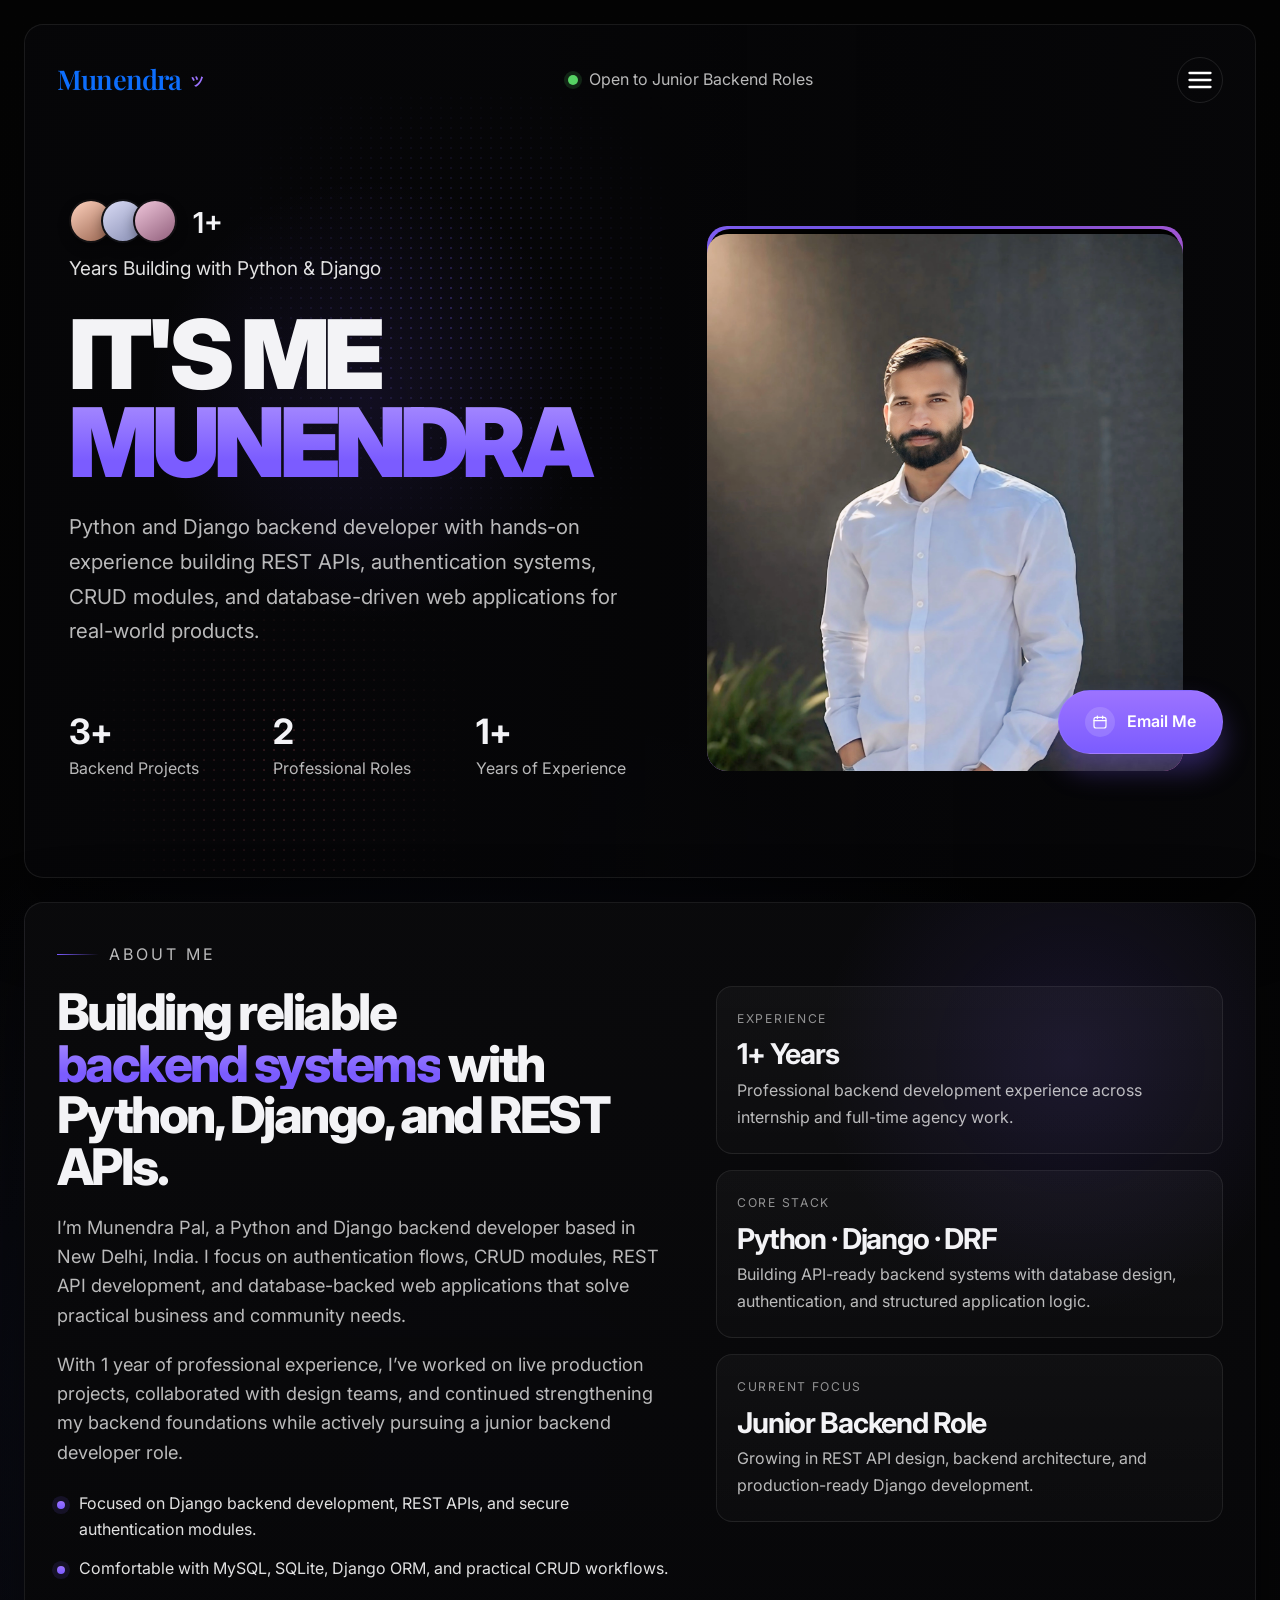
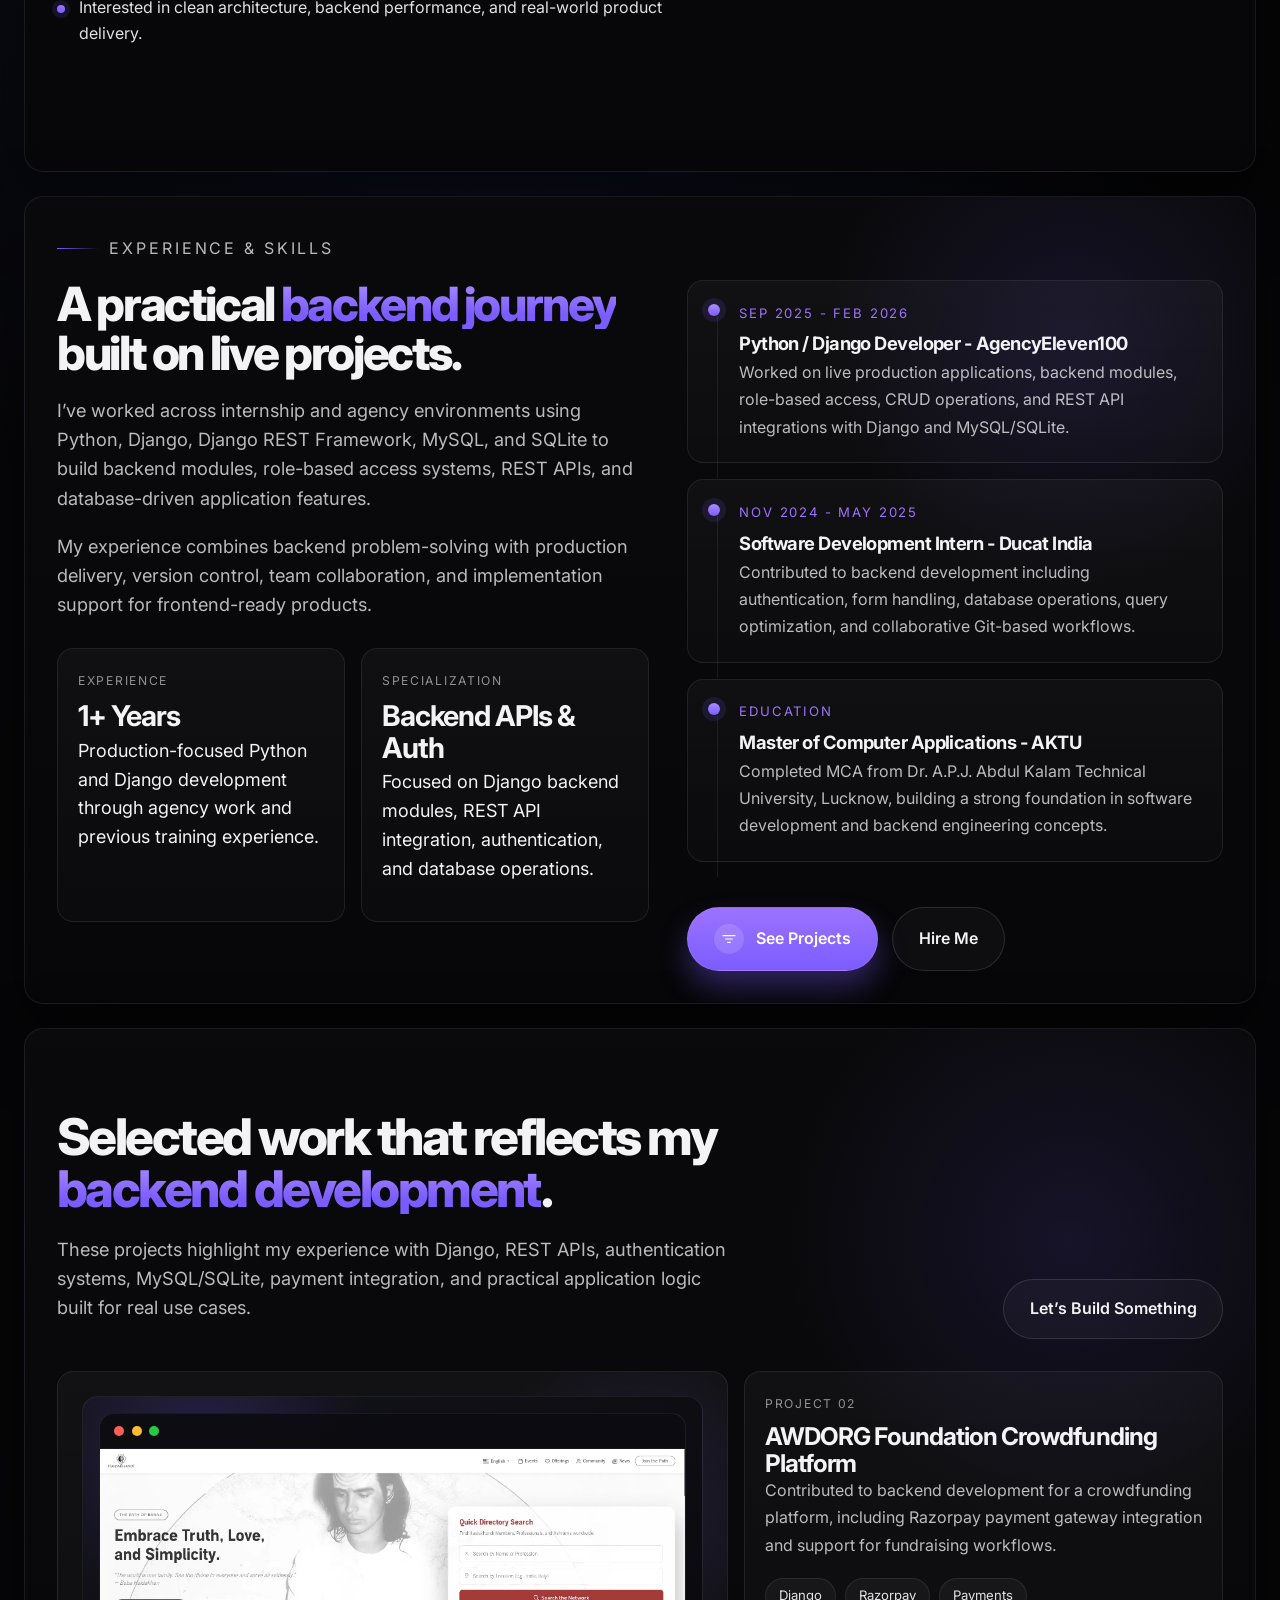
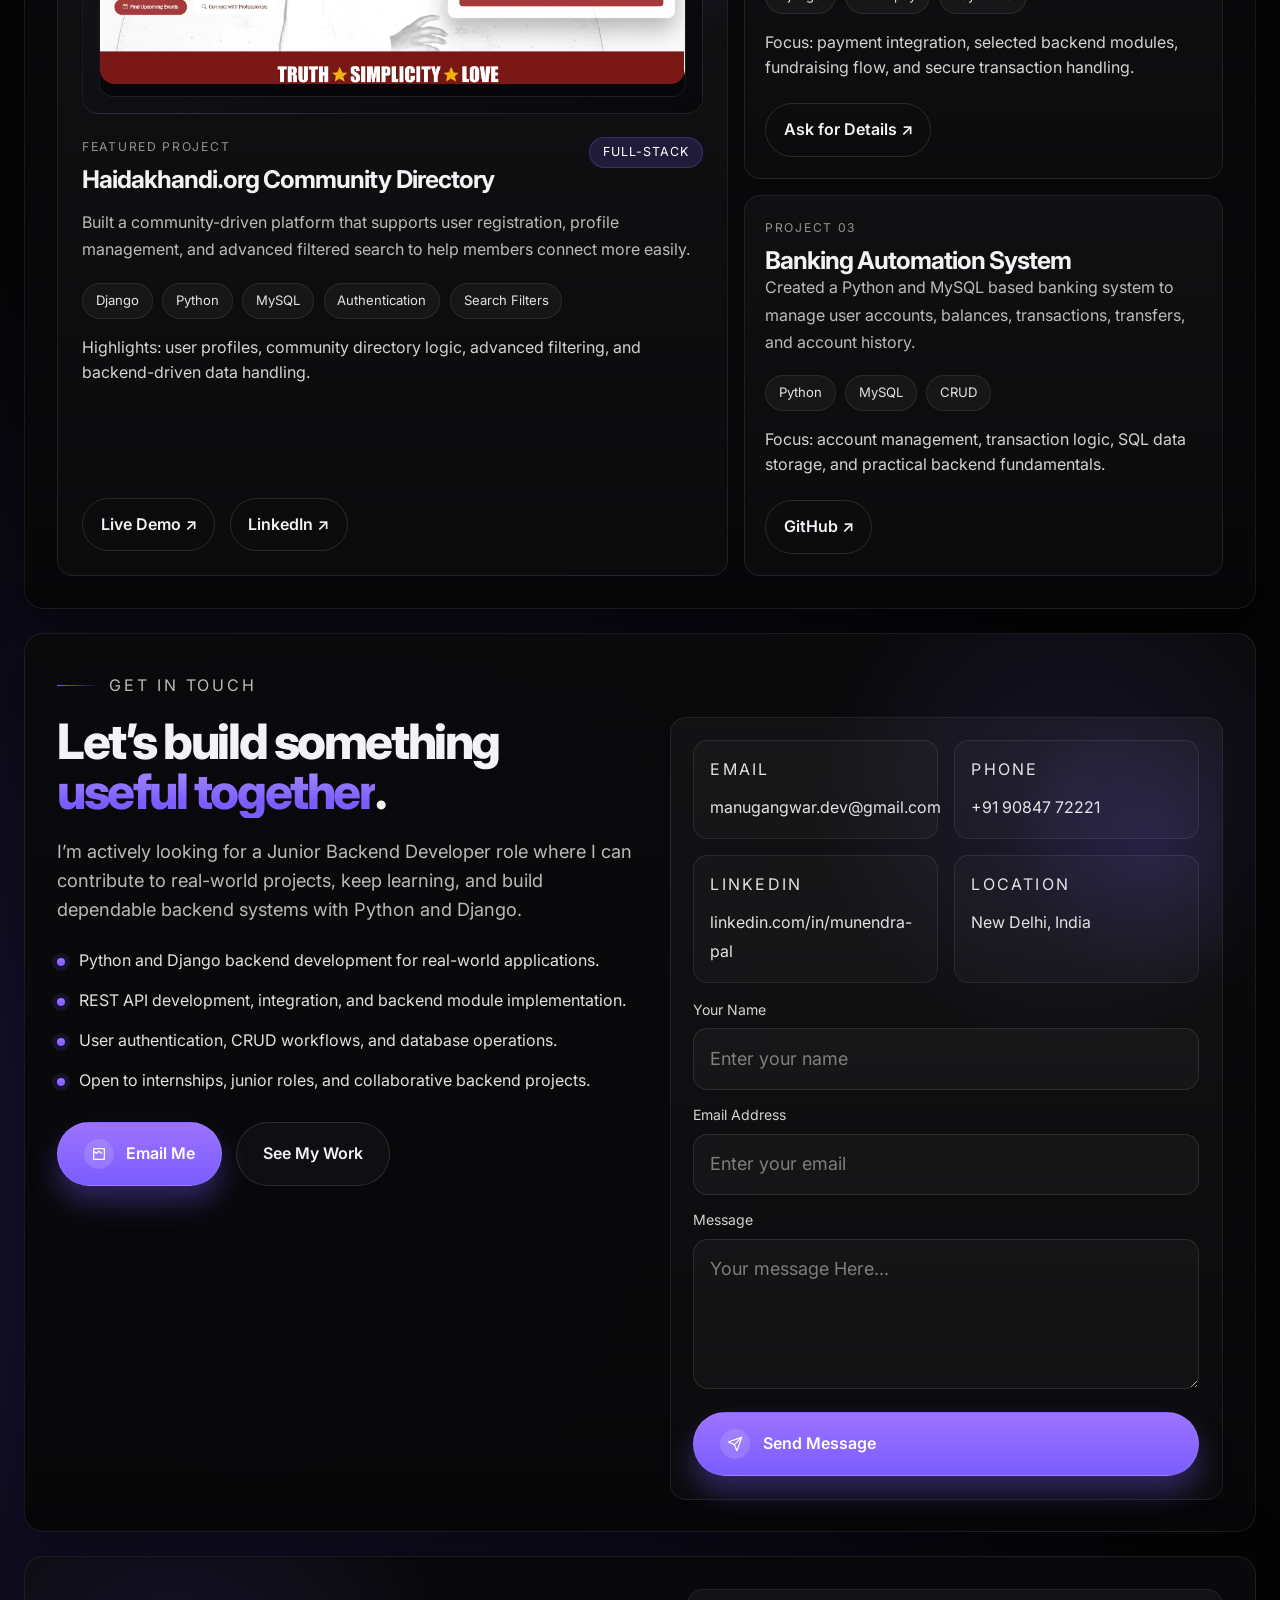
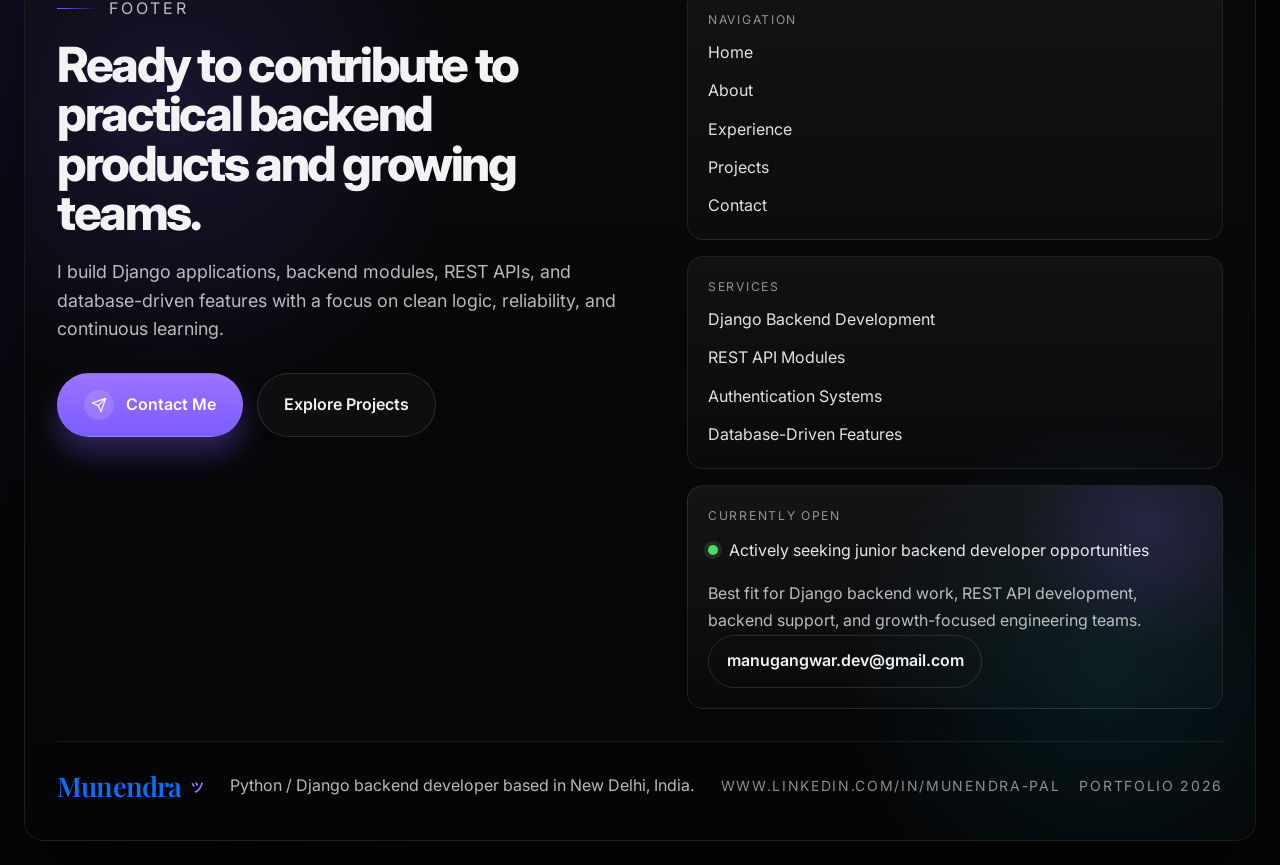
<file: index.html>
<!DOCTYPE html>
<html lang="en" data-theme="dark">

<head>
    <meta charset="UTF-8" />
    <meta name="viewport" content="width=device-width, initial-scale=1.0" />
    <title>Munendra Pal | Python Django Backend Developer</title>
    <meta name="description"
        content="Portfolio of Munendra Pal, a Python and Django backend developer building REST APIs, authentication systems, and database-driven applications." />
    <!-- Open Graph Meta Tags -->
    <meta property="og:title" content="Munendra Pal | Python Django Backend Developer" />
    <meta property="og:description"
        content="Portfolio of Munendra Pal, a Python and Django backend developer building REST APIs, authentication systems, and database-driven applications." />
    <meta property="og:type" content="website" />
    <meta property="og:image" content="https://manoogangwar.github.io/portfolio/Mnau.webp" />
    <meta property="og:url" content="https://manoogangwar.github.io/portfolio/" />
    <!-- Favicon -->
    <link rel="icon" type="image/webp" href="Mnau.webp">
    <link rel="preconnect" href="https://fonts.googleapis.com">
    <link rel="preconnect" href="https://fonts.gstatic.com" crossorigin>
    <link
        href="https://fonts.googleapis.com/css2?family=Inter:wght@400;500;600;700;800;900&family=Playfair+Display:wght@500;600;700&display=swap"
        rel="stylesheet">
    <link href="https://cdn.jsdelivr.net/npm/bootstrap@5.3.3/dist/css/bootstrap.min.css" rel="stylesheet">
    <link rel="stylesheet" href="style.css">
</head>

<body>
    <div class="page-shell">
        <!-- Modal Menu Overlay -->
        <div class="menu-overlay" id="menu-overlay">
            <!-- Full-screen Modal Menu -->
            <div class="modal-menu" id="modal-menu" aria-hidden="true">
                <div class="modal-header">
                    <button class="close-btn" id="close-menu-btn" type="button" aria-label="Close menu">
                        <svg viewBox="0 0 24 24" width="24" height="24" stroke="currentColor" stroke-width="2"
                            fill="none" stroke-linecap="round" stroke-linejoin="round">
                            <line x1="18" y1="6" x2="6" y2="18"></line>
                            <line x1="6" y1="6" x2="18" y2="18"></line>
                        </svg>
                    </button>
                </div>
                <nav class="modal-nav">
                    <a href="#about">About</a>
                    <a href="#experience">Experience</a>
                    <a href="#projects">Projects</a>
                    <a href="#contact">Contact</a>
                </nav>
                <div class="modal-footer">
                    <a href="Munendra_python_dev_resume.pdf" class="modal-download-btn outline-btn" download
                        aria-label="Download Resume">
                        <span>Download Resume</span>
                        <svg viewBox="0 0 24 24" fill="none" stroke="currentColor" stroke-width="1.8"
                            stroke-linecap="round" stroke-linejoin="round" style="width: 16px; height: 16px;">
                            <path d="M21 15v4a2 2 0 0 1-2 2H5a2 2 0 0 1-2-2v-4"></path>
                            <polyline points="7 10 12 15 17 10"></polyline>
                            <line x1="12" y1="15" x2="12" y2="3"></line>
                        </svg>
                    </a>
                    <a href="#contact" class="modal-hire-btn cta-btn">
                        <span>Hire Me</span>
                    </a>
                </div>
            </div>
        </div>

        <main class="hero-card" id="home">
            <div class="hero-inner container-fluid">
                <header class="topbar">
                    <a href="#home" class="brand" aria-label="name">Munendra <span class="smiley">ッ</span></a>
                    <div class="availability" aria-label="Job availability status"><span class="dot"
                            aria-hidden="true"></span><span>Open to Junior Backend Roles</span></div>
                    <div class="nav-actions">
                        <button class="hamburger-btn" id="hamburger-btn" type="button" aria-label="Open menu"
                            aria-expanded="false" aria-controls="sidebar-menu">
                            <svg viewBox="0 0 24 24" width="28" height="28" stroke="currentColor" stroke-width="2"
                                fill="none" stroke-linecap="round" stroke-linejoin="round">
                                <line x1="3" y1="12" x2="21" y2="12"></line>
                                <line x1="3" y1="6" x2="21" y2="6"></line>
                                <line x1="3" y1="18" x2="21" y2="18"></line>
                            </svg>
                        </button>
                    </div>
                </header>

                <section class="hero-grid">
                    <div class="content-col">
                        <div class="social-proof reveal-fade">
                            <div class="d-flex align-items-center gap-3">
                                <div class="avatar-stack" aria-hidden="true"><span></span><span></span><span></span>
                                </div>
                                <div class="clients-count">1+</div>
                            </div>
                            <div class="clients-label">Years Building with Python & Django</div>
                        </div>

                        <h1 class="hero-title text-reveal stagger-1"><span class="line-break">It's Me</span><span
                                class="line-break accent">Munendra</span></h1>

                        <p class="hero-copy reveal-up stagger-2">Python and Django backend developer with hands-on
                            experience building REST
                            APIs, authentication systems, CRUD modules, and database-driven web applications for
                            real-world products.</p>

                        <div class="stats-row reveal-up stagger-3">
                            <div class="stat-item"><span class="stat-number">3+</span><span class="stat-label">Backend
                                    Projects</span></div>
                            <div class="stat-item"><span class="stat-number">2</span><span
                                    class="stat-label">Professional
                                    Roles</span></div>
                            <div class="stat-item"><span class="stat-number">1+</span><span class="stat-label">Years of
                                    Experience</span></div>
                        </div>
                    </div>
                    <div class="visual-col">
                        <div class="portrait-wrap reveal-up stagger-4">
                            <div class="portrait-glow" aria-hidden="true"></div>
                            <div class="portrait" aria-hidden="true">
                                <img src="Mnau.webp" alt="Munendra Portrait" class="portrait-img">
                            </div>
                        </div>

                        <a class="cta-btn reveal-up stagger-5" href="#contact"><span class="cta-icon"
                                aria-hidden="true"><svg viewBox="0 0 24 24" fill="none" stroke="currentColor"
                                    stroke-width="1.8" stroke-linecap="round" stroke-linejoin="round">
                                    <rect x="3" y="5" width="18" height="16" rx="3"></rect>
                                    <path d="M16 3v4M8 3v4M3 10h18"></path>
                                </svg></span><span>Email Me</span></a>
                    </div>
                </section>
            </div>
        </main>

        <section class="section-shell" id="about">
            <div class="about-section container-fluid">
                <div class="section-tag reveal-fade">About Me</div>
                <div class="about-grid">
                    <div>
                        <h2 class="about-title text-reveal">Building reliable <span class="accent">backend
                                systems</span> with
                            Python, Django, and REST APIs.</h2>
                        <p class="about-copy reveal-up stagger-1">I&rsquo;m Munendra Pal, a Python and Django backend
                            developer based in New
                            Delhi, India. I focus on authentication flows, CRUD modules, REST API development, and
                            database-backed web applications that solve practical business and community needs.</p>
                        <p class="about-copy reveal-up stagger-2">With 1 year of professional experience, I&rsquo;ve
                            worked on live
                            production projects, collaborated with design teams, and continued strengthening my backend
                            foundations while actively pursuing a junior backend developer role.</p>
                        <ul class="about-points reveal-up stagger-3">
                            <li>Focused on Django backend development, REST APIs, and secure authentication modules.
                            </li>
                            <li>Comfortable with MySQL, SQLite, Django ORM, and practical CRUD workflows.</li>
                            <li>Interested in clean architecture, backend performance, and real-world product delivery.
                            </li>
                        </ul>
                        <div class="about-actions reveal-up stagger-4">
                            <a class="cta-btn position-static" href="#contact"><span class="cta-icon"
                                    aria-hidden="true"><svg viewBox="0 0 24 24" fill="none" stroke="currentColor"
                                        stroke-width="1.8" stroke-linecap="round" stroke-linejoin="round">
                                        <path d="M22 2 11 13"></path>
                                        <path d="M22 2 15 22 11 13 2 9 22 2z"></path>
                                    </svg></span><span>Let&rsquo;s Talk</span></a>
                            <a class="outline-btn" href="#projects">View My Work</a>
                        </div>
                    </div>

                    <div class="about-card-stack reveal-up stagger-5">
                        <div class="about-card"><span class="mini-label">Experience</span><span class="big-value">1+
                                Years</span>
                            <p>Professional backend development experience across internship and full-time agency work.
                            </p>
                        </div>
                        <div class="about-card"><span class="mini-label">Core Stack</span><span class="big-value">Python
                                · Django · DRF</span>
                            <p>Building API-ready backend systems with database design, authentication, and structured
                                application logic.</p>
                        </div>
                        <div class="about-card"><span class="mini-label">Current Focus</span><span
                                class="big-value">Junior
                                Backend Role</span>
                            <p>Growing in REST API design, backend architecture, and production-ready Django
                                development.</p>
                        </div>
                    </div>
                </div>
            </div>
        </section>

        <section class="section-shell" id="experience">
            <div class="experience-section container-fluid">
                <div class="section-tag reveal-fade">Experience & Skills</div>
                <div class="experience-grid">
                    <div>
                        <h2 class="experience-title text-reveal">A practical <span class="accent">backend journey</span>
                            built on
                            live projects.</h2>
                        <p class="experience-copy reveal-up stagger-1">I&rsquo;ve worked across internship and agency
                            environments using
                            Python, Django, Django REST Framework, MySQL, and SQLite to build backend modules,
                            role-based access systems, REST APIs, and database-driven application features.</p>
                        <p class="experience-copy reveal-up stagger-2">My experience combines backend problem-solving
                            with production
                            delivery, version control, team collaboration, and implementation support for frontend-ready
                            products.</p>

                        <div class="experience-highlights reveal-up stagger-3">
                            <div class="experience-card"><span class="mini-label">Experience</span><span
                                    class="big-value">1+ Years</span>
                                <p>Production-focused Python and Django development through agency work and previous
                                    training experience.</p>
                            </div>
                            <div class="experience-card"><span class="mini-label">Specialization</span><span
                                    class="big-value">Backend APIs & Auth</span>
                                <p>Focused on Django backend modules, REST API integration, authentication, and database
                                    operations.</p>
                            </div>
                        </div>
                    </div>

                    <div class="timeline-wrap reveal-up stagger-4">
                        <article class="timeline-card">
                            <span class="timeline-meta">Sep 2025 - Feb 2026</span>
                            <h3 class="timeline-role">Python / Django Developer - AgencyEleven100</h3>
                            <p>Worked on live production applications, backend modules, role-based access, CRUD
                                operations, and REST API integrations with Django and MySQL/SQLite.</p>
                        </article>

                        <article class="timeline-card">
                            <span class="timeline-meta">Nov 2024 - May 2025</span>
                            <h3 class="timeline-role">Software Development Intern - Ducat India</h3>
                            <p>Contributed to backend development including authentication, form handling, database
                                operations, query optimization, and collaborative Git-based workflows.</p>
                        </article>

                        <article class="timeline-card">
                            <span class="timeline-meta">Education</span>
                            <h3 class="timeline-role">Master of Computer Applications - AKTU</h3>
                            <p>Completed MCA from Dr. A.P.J. Abdul Kalam Technical University, Lucknow, building a
                                strong foundation in software development and backend engineering concepts.</p>
                        </article>

                        <div class="projects-actions">
                            <a class="cta-btn position-static" href="#projects"><span class="cta-icon"
                                    aria-hidden="true"><svg viewBox="0 0 24 24" fill="none" stroke="currentColor"
                                        stroke-width="1.8" stroke-linecap="round" stroke-linejoin="round">
                                        <path d="M3 7h18"></path>
                                        <path d="M7 12h10"></path>
                                        <path d="M10 17h4"></path>
                                    </svg></span><span>See Projects</span></a>
                            <a class="outline-btn" href="#contact">Hire Me</a>
                        </div>
                    </div>
                </div>
            </div>
        </section>

        <section class="section-shell" id="projects">
            <div class="projects-section container-fluid">
                <div class="projects-head">
                    <div>
                        <div class="section-tag reveal-fade">Projects</div>
                        <h2 class="projects-title text-reveal">Selected work that reflects my <span
                                class="accent">backend
                                development</span>.</h2>
                        <p class="projects-copy reveal-up stagger-1">These projects highlight my experience with Django,
                            REST APIs,
                            authentication systems, MySQL/SQLite, payment integration, and practical application logic
                            built for real use cases.</p>
                    </div>
                    <div class="projects-actions reveal-up stagger-2"><a class="outline-btn" href="#contact">Let&rsquo;s
                            Build Something</a>
                    </div>
                </div>

                <div class="projects-grid">
                    <article class="project-feature reveal-up stagger-1">
                        <div>
                            <div class="project-preview" aria-hidden="true">
                                <div class="preview-window">
                                    <div class="window-top"><span></span><span></span><span></span></div>
                                    <div class="window-body">
                                        <img src="project1.webp" alt="Haidakhandi.org Project Screenshot"
                                            class="window-screenshot">
                                    </div>
                                </div>
                            </div>

                            <div class="project-top">
                                <div><span class="mini-label">Featured Project</span>
                                    <h3 class="project-title">Haidakhandi.org Community Directory</h3>
                                </div><span class="project-badge">Full-Stack</span>
                            </div>
                            <p>Built a community-driven platform that supports user registration, profile management,
                                and advanced filtered search to help members connect more easily.</p>
                            <div class="project-tags">
                                <span>Django</span><span>Python</span><span>MySQL</span><span>Authentication</span><span>Search
                                    Filters</span>
                            </div>
                            <div class="project-meta">Highlights: user profiles, community directory logic, advanced
                                filtering, and backend-driven data handling.</div>
                        </div>
                        <div class="project-links"><a class="ghost-link" href="https://haidakhandi.org/" target="_blank"
                                rel="noreferrer">Live Demo ↗</a><a class="ghost-link"
                                href="https://www.linkedin.com/in/munendra-pal" target="_blank"
                                rel="noreferrer">LinkedIn ↗</a></div>
                    </article>

                    <article class="project-card reveal-up stagger-2">
                        <span class="mini-label">Project 02</span>
                        <h3 class="project-title">AWDORG Foundation Crowdfunding Platform</h3>
                        <p>Contributed to backend development for a crowdfunding platform, including Razorpay payment
                            gateway integration and support for fundraising workflows.</p>
                        <div class="project-tags"><span>Django</span><span>Razorpay</span><span>Payments</span></div>
                        <div class="project-meta">Focus: payment integration, selected backend modules, fundraising
                            flow,
                            and secure transaction handling.</div>
                        <div class="project-links"><a class="ghost-link" href="#contact">Ask for Details ↗</a></div>
                    </article>

                    <article class="project-card reveal-up stagger-3">
                        <span class="mini-label">Project 03</span>
                        <h3 class="project-title">Banking Automation System</h3>
                        <p>Created a Python and MySQL based banking system to manage user accounts, balances,
                            transactions, transfers, and account history.</p>
                        <div class="project-tags"><span>Python</span><span>MySQL</span><span>CRUD</span></div>
                        <div class="project-meta">Focus: account management, transaction logic, SQL data storage, and
                            practical backend fundamentals.</div>
                        <div class="project-links"><a class="ghost-link" href="https://github.com/manoogangwar"
                                target="_blank" rel="noreferrer">GitHub ↗</a></div>
                    </article>
                </div>
            </div>
        </section>

        <section class="section-shell" id="contact">
            <div class="contact-section container-fluid">
                <div class="section-tag reveal-fade">Get In Touch</div>
                <div class="contact-grid">
                    <div>
                        <h2 class="contact-title text-reveal">Let&rsquo;s build something <span class="accent">useful
                                together</span>.</h2>
                        <p class="contact-copy reveal-up stagger-1">I&rsquo;m actively looking for a Junior Backend
                            Developer role where I
                            can contribute to real-world projects, keep learning, and build dependable backend systems
                            with Python and Django.</p>
                        <ul class="contact-points reveal-up stagger-2">
                            <li>Python and Django backend development for real-world applications.</li>
                            <li>REST API development, integration, and backend module implementation.</li>
                            <li>User authentication, CRUD workflows, and database operations.</li>
                            <li>Open to internships, junior roles, and collaborative backend projects.</li>
                        </ul>
                        <div class="projects-actions reveal-up stagger-3">
                            <a class="cta-btn position-static" href="#contact"><span class="cta-icon"
                                    aria-hidden="true"><svg viewBox="0 0 24 24" fill="none" stroke="currentColor"
                                        stroke-width="1.8" stroke-linecap="round" stroke-linejoin="round">
                                        <path d="M4 4h16v16H4z"></path>
                                        <path d="m4 8 4 3 4-3 4 3"></path>
                                    </svg></span><span>Email Me</span></a>
                            <a class="outline-btn" href="#projects">See My Work</a>
                        </div>
                    </div>

                    <div class="contact-card reveal-up stagger-4">
                        <div class="contact-info-grid">
                            <div class="contact-info-item"><span class="mini-label">Email</span><a
                                    href="mailto:manugangwar.dev@gmail.com">manugangwar.dev@gmail.com</a></div>
                            <div class="contact-info-item"><span class="mini-label">Phone</span><a
                                    href="tel:+919084772221">+91 90847 72221</a></div>
                            <div class="contact-info-item"><span class="mini-label">LinkedIn</span><a
                                    href="https://www.linkedin.com/in/munendra-pal" target="_blank"
                                    rel="noreferrer">linkedin.com/in/munendra-pal</a></div>
                            <div class="contact-info-item"><span class="mini-label">Location</span><span>New Delhi,
                                    India</span></div>
                        </div>

                        <form action="https://api.web3forms.com/submit" method="POST" class="contact-form">
                            <input type="hidden" name="access_key" value="9e9c25ba-e302-4d16-912e-5e0f9e3cbf1f">
                            <div>
                                <label for="name">Your Name</label>
                                <input id="name" name="name" type="text" placeholder="Enter your name" required>
                            </div>
                            <div>
                                <label for="email">Email Address</label>
                                <input id="email" name="email" type="email" placeholder="Enter your email" required>
                            </div>
                            <div>
                                <label for="message">Message</label>
                                <textarea id="message" name="message" placeholder="Your message Here..."
                                    required></textarea>
                            </div>
                            <button class="cta-btn position-static" type="submit"><span class="cta-icon"
                                    aria-hidden="true"><svg viewBox="0 0 24 24" fill="none" stroke="currentColor"
                                        stroke-width="1.8" stroke-linecap="round" stroke-linejoin="round">
                                        <path d="M22 2 11 13"></path>
                                        <path d="M22 2 15 22 11 13 2 9 22 2z"></path>
                                    </svg></span><span>Send Message</span></button>
                        </form>
                    </div>
                </div>
            </div>
        </section>

        <footer class="section-shell site-footer" id="footer">
            <div class="footer-section container-fluid">
                <div class="footer-top">
                    <div class="footer-intro">
                        <div class="section-tag reveal-fade">Footer</div>
                        <h2 class="footer-title text-reveal">Ready to contribute to practical backend products and
                            growing teams.
                        </h2>
                        <p class="footer-copy reveal-up stagger-1">I build Django applications, backend modules, REST
                            APIs, and
                            database-driven features with a focus on clean logic, reliability, and continuous learning.
                        </p>
                        <div class="footer-actions reveal-up stagger-2">
                            <a class="cta-btn position-static" href="#contact"><span class="cta-icon"
                                    aria-hidden="true"><svg viewBox="0 0 24 24" fill="none" stroke="currentColor"
                                        stroke-width="1.8" stroke-linecap="round" stroke-linejoin="round">
                                        <path d="M22 2 11 13"></path>
                                        <path d="M22 2 15 22 11 13 2 9 22 2z"></path>
                                    </svg></span><span>Contact Me</span></a>
                            <a class="outline-btn" href="#projects">Explore Projects</a>
                        </div>
                    </div>

                    <div class="footer-grid reveal-up stagger-3">
                        <div class="footer-card">
                            <span class="mini-label">Navigation</span>
                            <div class="footer-links">
                                <a href="#home">Home</a>
                                <a href="#about">About</a>
                                <a href="#experience">Experience</a>
                                <a href="#projects">Projects</a>
                                <a href="#contact">Contact</a>
                            </div>
                        </div>

                        <div class="footer-card">
                            <span class="mini-label">Services</span>
                            <div class="footer-links">
                                <a href="#projects">Django Backend Development</a>
                                <a href="#projects">REST API Modules</a>
                                <a href="#projects">Authentication Systems</a>
                                <a href="#contact">Database-Driven Features</a>
                            </div>
                        </div>

                        <div class="footer-card footer-highlight">
                            <span class="mini-label">Currently Open</span>
                            <div class="footer-status">
                                <span class="status-dot" aria-hidden="true"></span>
                                <span>Actively seeking junior backend developer opportunities</span>
                            </div>
                            <p>Best fit for Django backend work, REST API development, backend support, and
                                growth-focused engineering teams.</p>
                            <a class="ghost-link" href="mailto:manugangwar.dev@gmail.com">manugangwar.dev@gmail.com</a>
                        </div>
                    </div>
                </div>

                <div class="footer-bottom">
                    <a href="#home" class="brand" aria-label="name">Munendra <span class="smiley">ッ</span></a>
                    <p class="footer-note">Python / Django backend developer based in New Delhi, India.</p>
                    <div class="footer-meta">
                        <span>www.linkedin.com/in/munendra-pal</span>
                        <span>Portfolio 2026</span>
                    </div>
                </div>
            </div>
        </footer>
    </div>

    <script src="script.js"></script>
    <script src="https://cdn.jsdelivr.net/npm/bootstrap@5.3.3/dist/js/bootstrap.bundle.min.js"></script>
</body>

</html>
</file>
<file: style.css>
/* Design Tokens */
:root {
  --text-xs: clamp(0.75rem, 0.7rem + 0.25vw, 0.875rem);
  --text-sm: clamp(0.875rem, 0.8rem + 0.35vw, 1rem);
  --text-base: clamp(1rem, 0.95rem + 0.25vw, 1.125rem);
  --text-lg: clamp(1.125rem, 1rem + 0.75vw, 1.5rem);
  --text-xl: clamp(1.5rem, 1.2rem + 1.25vw, 2.25rem);
  --text-2xl: clamp(2.3rem, 1.4rem + 3vw, 4.9rem);
  --text-hero: clamp(3.3rem, 1.2rem + 6vw, 7rem);
  --space-1: 0.25rem;
  --space-2: 0.5rem;
  --space-3: 0.75rem;
  --space-4: 1rem;
  --space-5: 1.25rem;
  --space-6: 1.5rem;
  --space-8: 2rem;
  --space-10: 2.5rem;
  --space-12: 3rem;
  --space-16: 4rem;
  --space-20: 5rem;
  --space-24: 6rem;
  --radius-sm: 0.375rem;
  --radius-md: 0.75rem;
  --radius-lg: 1.125rem;
  --radius-xl: 1.75rem;
  --radius-full: 9999px;
  --color-bg: #050505;
  --color-surface: #0c0c0f;
  --color-surface-2: #121217;
  --color-border: rgba(255, 255, 255, 0.1);
  --color-divider: rgba(255, 255, 255, 0.08);
  --color-text: #f3f3f6;
  --color-text-muted: rgba(255, 255, 255, 0.72);
  --color-text-faint: rgba(255, 255, 255, 0.54);
  --color-primary: #7b5cff;
  --color-primary-2: #9c73ff;
  --shadow-soft: 0 20px 60px rgba(123, 92, 255, 0.18);
  --shadow-btn: 0 16px 28px rgba(123, 92, 255, 0.34);
  --font-body: 'Inter', sans-serif;
  --font-display: 'Inter', sans-serif;
  --transition: 180ms cubic-bezier(0.16, 1, 0.3, 1);
}

/* Base */
*,
*::before,
*::after {
  box-sizing: border-box;
}

html {
  scroll-behavior: smooth;
}

body {
  margin: 0;
  min-height: 100vh;
  font-family: var(--font-body);
  font-size: var(--text-base);
  line-height: 1.6;
  color: var(--color-text);
  background:
    radial-gradient(circle at 20% 78%, rgba(114, 76, 255, 0.2), transparent 22%),
    radial-gradient(circle at 38% 26%, rgba(87, 112, 255, 0.12), transparent 18%),
    linear-gradient(180deg, #040404 0%, #060608 45%, #050505 100%);
  overflow-x: hidden;
}

/* Custom Scrollbar */
::-webkit-scrollbar {
  width: 10px;
}

::-webkit-scrollbar-track {
  background: var(--color-bg);
}

::-webkit-scrollbar-thumb {
  background: rgba(255, 255, 255, 0.15);
  border-radius: 10px;
  border: 2px solid var(--color-bg);
}

::-webkit-scrollbar-thumb:hover {
  background: var(--color-primary-2);
}

a {
  text-decoration: none;
}

img {
  display: block;
  max-width: 100%;
}

.page-shell {
  min-height: 100vh;
  position: relative;
  isolation: isolate;
  padding: var(--space-6);
}

main[id],
section[id],
footer[id] {
  scroll-margin-top: 1.5rem;
}

/* Shared Shells */
.hero-card,
.section-shell {
  position: relative;
  border: 1px solid rgba(255, 255, 255, 0.08);
  border-radius: 1.2rem;
  overflow: hidden;
  box-shadow: 0 30px 80px rgba(0, 0, 0, 0.45);
}

.hero-card {
  min-height: calc(100vh - 3rem);
  background:
    radial-gradient(circle at 28% 44%, rgba(122, 92, 255, 0.1), transparent 22%),
    linear-gradient(90deg, rgba(6, 6, 8, 0.97) 0%, rgba(6, 6, 8, 0.92) 42%, rgba(6, 6, 8, 0.72) 62%, rgba(7, 7, 9, 0.95) 100%);
}

.hero-card::before,
.hero-card::after {
  content: "";
  position: absolute;
  width: 420px;
  height: 420px;
  pointer-events: none;
  opacity: 0.55;
  z-index: 0;
  filter: blur(0.4px);
  background-image: radial-gradient(rgba(123, 92, 255, 0.55) 1px, transparent 1px);
  background-size: 10px 10px;
  mask-image: radial-gradient(circle, rgba(0, 0, 0, 0.9) 0%, rgba(0, 0, 0, 0.12) 65%, transparent 100%);
  -webkit-mask-image: radial-gradient(circle, rgba(0, 0, 0, 0.9) 0%, rgba(0, 0, 0, 0.12) 65%, transparent 100%);
}

.hero-card::before {
  top: 8%;
  left: 18%;
}

.hero-card::after {
  width: 360px;
  height: 360px;
  left: 6%;
  bottom: -8%;
  background-image: radial-gradient(rgba(255, 102, 123, 0.35) 1px, transparent 1px);
  background-size: 10px 10px;
}

.hero-inner {
  position: relative;
  z-index: 1;
  min-height: calc(100vh - 3rem);
  /* padding-top: 1rem; */
  padding: clamp(2rem, 1vw, 2rem);
  display: flex;
  flex-direction: column;
}

.topbar {
  position: relative;
  display: flex;
  align-items: center;
  justify-content: space-between;
  gap: var(--space-4);
  margin-bottom: var(--space-8);
}

/* Header */
.brand {
  display: inline-flex;
  align-items: center;
  gap: 0.45rem;
  font-family: 'Playfair Display', serif;
  font-size: 1.7rem;
  font-weight: 600;
  letter-spacing: -0.03em;
  text-decoration: none;
}

.smiley {
  font-size: 1rem;
  line-height: 1;
  color: var(--color-primary-2);
  transform: translateY(-1px);
}

.availability {
  display: inline-flex;
  align-items: center;
  gap: 0.65rem;
  font-size: var(--text-sm);
  color: var(--color-text-muted);
  margin-left: auto;
  margin-right: auto;
}

.availability .dot {
  width: 10px;
  height: 10px;
  border-radius: 50%;
  background: #56d364;
  box-shadow: 0 0 0 4px rgba(86, 211, 100, 0.15);
}

.nav-actions {
  display: flex;
  align-items: center;
  gap: 1rem;
}

.resume-btn {
  padding: 0.5rem 1.2rem;
  min-height: 42px;
  gap: 0.6rem;
}

@media (max-width: 480px) {
  .resume-btn span {
    display: none;
  }

  .resume-btn {
    padding: 0.5rem 0.8rem;
    min-height: 38px;
  }
}

.menu-wrap {
  display: none;
  align-items: center;
  gap: 0.9rem;
  font-size: var(--text-sm);
  color: rgba(255, 255, 255, 0.88);
}

.menu-btn {
  width: 46px;
  height: 46px;
  border-radius: 50%;
  border: 1px solid rgba(255, 255, 255, 0.08);
  background: #fff;
  color: #0c0c0f;
  display: inline-flex;
  align-items: center;
  justify-content: center;
  box-shadow: 0 10px 20px rgba(255, 255, 255, 0.08);
  transition: transform var(--transition), box-shadow var(--transition);
}

.menu-btn[aria-expanded="true"] {
  transform: translateY(-1px);
  box-shadow: 0 12px 24px rgba(255, 255, 255, 0.12);
}

.menu-btn span,
.menu-btn span::before,
.menu-btn span::after {
  display: block;
  width: 15px;
  height: 2px;
  background: #111;
  border-radius: 999px;
  position: relative;
  content: "";
}

.menu-btn span {
  transition: background var(--transition);
}

.menu-btn span::before {
  top: -5px;
  position: absolute;
  transition: top var(--transition), transform var(--transition);
}

.menu-btn span::after {
  top: 5px;
  position: absolute;
  transition: top var(--transition), transform var(--transition);
}

.menu-btn[aria-expanded="true"] span {
  background: transparent;
}

.menu-btn[aria-expanded="true"] span::before {
  top: 0;
  transform: rotate(45deg);
}

.menu-btn[aria-expanded="true"] span::after {
  top: 0;
  transform: rotate(-45deg);
}

/* Hero */
.hero-grid {
  flex: 1;
  display: grid;
  align-items: center;
  grid-template-columns: minmax(0, 1.05fr) minmax(320px, 0.95fr);
  gap: clamp(1rem, 2vw, 2rem);
}

.content-col {
  max-width: 700px;
  padding-left: clamp(0rem, 1vw, 0.75rem);
}

.social-proof {
  margin-bottom: clamp(1.2rem, 2vw, 2rem);
}

.avatar-stack {
  display: flex;
  align-items: center;
  margin-bottom: 0.7rem;
}

.avatar-stack span {
  width: 44px;
  height: 44px;
  border-radius: 50%;
  border: 2px solid rgba(10, 10, 12, 0.95);
  background: linear-gradient(145deg, #c8c8cd, #6a6a73);
  margin-left: -12px;
  box-shadow: 0 5px 12px rgba(0, 0, 0, 0.32);
}

.avatar-stack span:first-child {
  margin-left: 0;
  background: linear-gradient(145deg, #ffd2be, #98644f);
}

.avatar-stack span:nth-child(2) {
  background: linear-gradient(145deg, #dadcf6, #888eb3);
}

.avatar-stack span:nth-child(3) {
  background: linear-gradient(145deg, #f0c7db, #915f7c);
}

.clients-count {
  display: flex;
  align-items: center;
  gap: var(--space-3);
  margin-bottom: 0.35rem;
  font-size: clamp(1.35rem, 1rem + 1vw, 1.8rem);
  font-weight: 600;
}

.clients-label {
  font-size: clamp(1.05rem, 0.95rem + 0.3vw, 1.3rem);
  color: rgba(255, 255, 255, 0.88);
}

.hero-title {
  margin: 0;
  font-family: var(--font-display);
  font-size: var(--text-hero);
  line-height: 0.92;
  letter-spacing: -0.06em;
  text-transform: uppercase;
  font-weight: 900;
}

.hero-title .line-break {
  display: block;
}

.accent {
  display: inline-block;
  background: linear-gradient(180deg, #a88cff 0%, #7b5cff 70%);
  -webkit-background-clip: text;
  background-clip: text;
  color: transparent;
}

.hero-copy {
  margin-top: var(--space-6);
  max-width: 42rem;
  color: var(--color-text-muted);
  font-size: clamp(1rem, 0.96rem + 0.4vw, 1.35rem);
  line-height: 1.7;
}

.stats-row {
  margin-top: clamp(2rem, 5vw, 5rem);
  display: grid;
  grid-template-columns: repeat(3, minmax(0, 1fr));
  gap: var(--space-6);
  max-width: 44rem;
}

.stat-number {
  display: block;
  font-size: clamp(2rem, 1.3rem + 1.1vw, 2.6rem);
  line-height: 1;
  font-weight: 700;
  margin-bottom: 0.45rem;
  letter-spacing: -0.04em;
}

.stat-label {
  display: block;
  color: var(--color-text-muted);
  font-size: var(--text-sm);
}

.visual-col {
  position: relative;
  display: flex;
  align-items: end;
  justify-content: flex-start;
  /* Aligned to the left closer to text */
  padding-right: clamp(0rem, 1vw, 1rem);
  /* transform: translateX(-4%); */
  /* Shift slightly more towards text */
}

.right-nav {
  position: absolute;
  top: 300%;
  transform: translateY(-50%);
  right: 0rem;
  display: flex;
  flex-direction: column;
  gap: 1.5rem;
  z-index: 10;
  padding: 1.5rem 1.2rem;
  /* background: rgba(255, 255, 255, 0.02); */
  /* backdrop-filter: blur(12px); */
  /* -webkit-backdrop-filter: blur(12px); */
  /* border: 1px solid rgba(255, 255, 255, 0.05); */
  /* border-radius: 2rem; */
  /* box-shadow: 0 10px 30px rgba(0, 0, 0, 0.2); */
}

.right-nav a {
  position: relative;
  color: rgba(255, 255, 255, 0.5);
  font-size: 0.85rem;
  font-weight: 500;
  letter-spacing: 0.05em;
  text-transform: uppercase;
  display: flex;
  align-items: center;
  gap: 0.8rem;
  justify-content: flex-end;
  transition: all var(--transition);
}

/* .right-nav a::after {
  content: '';
  width: 6px;
  height: 6px;
  border-radius: 50%;
  background: rgba(255, 255, 255, 0.2);
  transition: all var(--transition);
} */

.right-nav a:hover {
  color: rgba(255, 255, 255, 0.9);
  transform: translateX(-4px);
}

.right-nav a:hover::after {
  background: rgba(255, 255, 255, 0.6);
  transform: scale(1.5);
}

.right-nav a.active {
  color: var(--color-primary);
}

.right-nav a.active::after {
  background: var(--color-primary);
  box-shadow: 0 0 10px var(--color-primary);
  transform: scale(1.5);
}

.portrait-wrap {
  position: relative;
  width: min(100%, 680px);
  /* Increased size */
  min-height: 100px;
  display: flex;
  align-items: end;
  justify-content: center;
  margin-bottom: -1rem;
  /* Adjust baseline a bit to touch bottom nicely */
}

@media (max-width: 480px) {
  .portrait-wrap {
    width: 100%;
    height: auto;
    margin-top: 20px;
    margin-bottom: 0;
  }
}

.portrait {
  position: relative;
  z-index: 2;
  width: 90%;
  display: flex;
  justify-content: center;
  align-items: flex-end;
  border-radius: 20px;
  overflow: hidden;
}

/* Animated Border */
.portrait::before {
  content: "";
  position: absolute;
  inset: -3px;
  /* border thickness */
  border-radius: 25px;
  background: conic-gradient(from 0deg,
      #7b5cff,
      #ff5ca8,
      #9c73ff,
      #7b5cff);
  animation: rotateBorder 4s linear infinite;
  z-index: 0;
}

/* Inner background to cover extra */
.portrait::after {
  content: "";
  position: absolute;
  inset: 3px;
  background: #000;
  /* match your background */
  border-radius: 20px;
  z-index: 1;
}

.portrait-img {
  position: relative;
  display: block;
  width: 100%;
  border-radius: 20px;
  z-index: 2;
  /* Scale up beyond container */
  max-width: none;
  height: auto;
  transform: translateY(8px);
  /* Perfect positioning adjustment */
  transform-origin: bottom center;
  filter: drop-shadow(0 20px 40px rgba(0, 0, 0, 0.4));
  /* Add depth since background is removed */
}

/* Animation */
@keyframes rotateBorder {
  0% {
    transform: rotate(360deg);
    /* anticlockwise */
  }

  100% {
    transform: rotate(0deg);
  }
}

/* Buttons */
.cta-btn,
.outline-btn,
.ghost-link {
  display: inline-flex;
  align-items: center;
  gap: 0.8rem;
  min-height: 48px;
  padding: 1rem 1.6rem;
  border-radius: var(--radius-full);
  font-size: var(--text-sm);
  font-weight: 600;
  transition: transform var(--transition), opacity var(--transition), color var(--transition), box-shadow var(--transition), background var(--transition), border-color var(--transition);
}

.cta-btn {
  position: absolute;
  right: 0rem;
  /* bottom: 6rem; */
  color: #fff;
  background: linear-gradient(180deg, var(--color-primary-2) 0%, var(--color-primary) 100%);
  box-shadow: var(--shadow-btn);
  z-index: 5;
  border: 1px solid rgba(255, 255, 255, 0.08);
}

.cta-icon {
  width: 30px;
  height: 30px;
  border-radius: 50%;
  display: inline-flex;
  align-items: center;
  justify-content: center;
  background: rgba(255, 255, 255, 0.14);
  flex-shrink: 0;
}

.cta-icon svg {
  width: 16px;
  height: 16px;
}

.outline-btn,
.ghost-link {
  justify-content: center;
  border: 1px solid rgba(255, 255, 255, 0.12);
  color: var(--color-text);
  background: rgba(255, 255, 255, 0.03);
}

.section-shell {
  margin-top: var(--space-6);
  background: radial-gradient(circle at 85% 18%, rgba(123, 92, 255, 0.12), transparent 20%), linear-gradient(180deg, rgba(10, 10, 12, 0.96) 0%, rgba(7, 7, 9, 0.98) 100%);
}

/* Sections */
.about-section,
.experience-section,
.projects-section,
.contact-section {
  position: relative;
  padding: clamp(2rem, 1vw, 2rem);
}

.section-tag {
  display: inline-flex;
  align-items: center;
  gap: 0.65rem;
  margin-bottom: 1.15rem;
  color: var(--color-text-muted);
  font-size: var(--text-sm);
  text-transform: uppercase;
  letter-spacing: 0.18em;
}

.section-tag::before {
  content: "";
  width: 42px;
  height: 1px;
  background: linear-gradient(90deg, var(--color-primary), transparent);
}

.about-grid {
  display: grid;
  grid-template-columns: minmax(0, 1.1fr) minmax(280px, 0.9fr);
  gap: clamp(1.5rem, 3vw, 3rem);
  align-items: start;
}

.about-title,
.projects-title {
  margin: 0;
  font-size: clamp(2.1rem, 1.4rem + 2.2vw, 4rem);
  line-height: 1.02;
  letter-spacing: -0.05em;
  font-weight: 800;
}

.about-title {
  max-width: 20ch;
}

.projects-title {
  max-width: 24ch;
}

.about-copy,
.projects-copy {
  margin-top: 1.3rem;
  max-width: 62ch;
  color: var(--color-text-muted);
  font-size: clamp(1rem, 0.96rem + 0.35vw, 1.14rem);
}

.about-points {
  display: grid;
  gap: 0.85rem;
  margin-top: 1.5rem;
  padding: 0;
  list-style: none;
}

.about-points li {
  position: relative;
  padding-left: 1.4rem;
  color: rgba(255, 255, 255, 0.88);
  font-size: var(--text-sm);
}

.about-points li::before {
  content: "";
  position: absolute;
  left: 0;
  top: 0.62rem;
  width: 8px;
  height: 8px;
  border-radius: 50%;
  background: linear-gradient(180deg, #9c73ff 0%, #7b5cff 100%);
  box-shadow: 0 0 0 5px rgba(123, 92, 255, 0.12);
}

.about-card-stack,
.projects-grid {
  display: grid;
  gap: 1rem;
}

.about-card,
.project-card,
.project-feature {
  position: relative;
  padding: 1.35rem 1.25rem;
  border-radius: 1rem;
  background: linear-gradient(180deg, rgba(255, 255, 255, 0.035) 0%, rgba(255, 255, 255, 0.02) 100%);
  border: 1px solid rgba(255, 255, 255, 0.08);
  transition: transform var(--transition), border-color var(--transition), box-shadow var(--transition);
}

.about-card:hover,
.project-card:hover,
.project-feature:hover {
  transform: translateY(-5px);
  border-color: rgba(123, 92, 255, 0.25);
  box-shadow: 0 10px 30px rgba(0, 0, 0, 0.3);
}

.mini-label {
  display: block;
  font-size: 0.76rem;
  color: var(--color-text-faint);
  letter-spacing: 0.14em;
  text-transform: uppercase;
  margin-bottom: 0.65rem;
}

.big-value {
  display: block;
  font-size: clamp(1.45rem, 1.15rem + 0.8vw, 2rem);
  line-height: 1.1;
  letter-spacing: -0.04em;
  font-weight: 700;
  margin-bottom: 0.45rem;
}

.about-card p,
.project-card p,
.project-feature p {
  margin: 0;
  color: var(--color-text-muted);
  font-size: var(--text-sm);
  line-height: 1.7;
}

.hero-actions,
.about-actions,
.projects-actions,
.project-links {
  display: flex;
  flex-wrap: wrap;
  gap: 0.9rem;
  margin-top: 1.8rem;
}

.position-static {
  position: static !important;
}

.experience-grid {
  display: grid;
  grid-template-columns: minmax(0, 1.05fr) minmax(0, 0.95fr);
  gap: clamp(1.5rem, 3vw, 3rem);
  align-items: start;
}

.experience-title {
  margin: 0;
  font-size: clamp(2rem, 1.35rem + 2vw, 3.8rem);
  line-height: 1.03;
  letter-spacing: -0.05em;
  font-weight: 800;
  max-width: 25ch;
}

.experience-copy {
  margin-top: 1.2rem;
  max-width: 60ch;
  color: var(--color-text-muted);
  font-size: clamp(1rem, 0.96rem + 0.35vw, 1.14rem);
}

.experience-highlights {
  display: grid;
  grid-template-columns: repeat(2, minmax(0, 1fr));
  gap: 1rem;
  margin-top: 1.8rem;
}

.experience-card,
.timeline-card {
  position: relative;
  padding: 1.35rem 1.25rem;
  border-radius: 1rem;
  background: linear-gradient(180deg, rgba(255, 255, 255, 0.035) 0%, rgba(255, 255, 255, 0.02) 100%);
  border: 1px solid rgba(255, 255, 255, 0.08);
  transition: transform var(--transition), border-color var(--transition), box-shadow var(--transition);
}

.experience-card:hover,
.timeline-card:hover {
  transform: translateY(-4px);
  border-color: rgba(123, 92, 255, 0.25);
  box-shadow: 0 8px 25px rgba(0, 0, 0, 0.2);
}

.experience-card .big-value {
  margin-bottom: 0.3rem;
}

.timeline-wrap {
  display: grid;
  gap: 1rem;
}

.timeline-card {
  padding-left: 3.2rem;
}

.timeline-card::before {
  content: "";
  position: absolute;
  left: 1.25rem;
  top: 1.45rem;
  width: 12px;
  height: 12px;
  border-radius: 50%;
  background: linear-gradient(180deg, #a88cff 0%, #7b5cff 100%);
  box-shadow: 0 0 0 6px rgba(123, 92, 255, 0.12);
}

.timeline-card::after {
  content: "";
  position: absolute;
  left: 1.8rem;
  top: 2.25rem;
  bottom: -1rem;
  width: 1px;
  background: rgba(255, 255, 255, 0.08);
}

.timeline-card:last-child::after {
  display: none;
}

.timeline-role {
  margin: 0 0 0.3rem;
  font-size: 1.15rem;
  font-weight: 700;
  letter-spacing: -0.03em;
}

.timeline-meta {
  display: block;
  color: var(--color-primary-2);
  font-size: 0.82rem;
  text-transform: uppercase;
  letter-spacing: 0.14em;
  margin-bottom: 0.55rem;
}

.timeline-card p {
  margin: 0;
  color: var(--color-text-muted);
  font-size: var(--text-sm);
  line-height: 1.7;
}

.projects-head {
  display: flex;
  align-items: end;
  justify-content: space-between;
  gap: 1.5rem;
  margin-bottom: 2rem;
}

.contact-grid {
  display: grid;
  grid-template-columns: minmax(0, 1.02fr) minmax(320px, 0.98fr);
  gap: clamp(1.5rem, 3vw, 3rem);
  align-items: start;
}

.contact-title {
  margin: 0;
  font-size: clamp(2.1rem, 1.45rem + 2vw, 3.9rem);
  line-height: 1.03;
  letter-spacing: -0.05em;
  font-weight: 800;
  max-width: 20ch;
}

.contact-copy {
  margin-top: 1.2rem;
  max-width: 60ch;
  color: var(--color-text-muted);
  font-size: clamp(1rem, 0.96rem + 0.35vw, 1.14rem);
}

.contact-points {
  display: grid;
  gap: 0.9rem;
  margin-top: 1.5rem;
  padding: 0;
  list-style: none;
}

.contact-points li {
  position: relative;
  padding-left: 1.4rem;
  color: rgba(255, 255, 255, 0.88);
  font-size: var(--text-sm);
}

.contact-points li::before {
  content: "";
  position: absolute;
  left: 0;
  top: 0.62rem;
  width: 8px;
  height: 8px;
  border-radius: 50%;
  background: linear-gradient(180deg, #9c73ff 0%, #7b5cff 100%);
  box-shadow: 0 0 0 5px rgba(123, 92, 255, 0.12);
}

.contact-card {
  padding: 1.4rem;
  border-radius: 1rem;
  background: radial-gradient(circle at 88% 16%, rgba(123, 92, 255, 0.14), transparent 18%), linear-gradient(180deg, rgba(255, 255, 255, 0.04) 0%, rgba(255, 255, 255, 0.02) 100%);
  border: 1px solid rgba(255, 255, 255, 0.08);
}

.contact-info-grid {
  display: grid;
  grid-template-columns: repeat(2, minmax(0, 1fr));
  gap: 1rem;
  margin-bottom: 1rem;
}

.contact-info-item {
  padding: 1rem;
  border-radius: 0.9rem;
  border: 1px solid rgba(255, 255, 255, 0.08);
  background: rgba(255, 255, 255, 0.025);
}

.contact-info-item a,
.contact-info-item span {
  color: rgba(255, 255, 255, 0.88);
  font-size: var(--text-sm);
}

.contact-form {
  display: grid;
  gap: 0.9rem;
  margin-top: 1rem;
}

.contact-form label {
  display: block;
  margin-bottom: 0.45rem;
  color: rgba(255, 255, 255, 0.82);
  font-size: 0.88rem;
}

.contact-form input,
.contact-form textarea {
  width: 100%;
  border: 1px solid rgba(255, 255, 255, 0.1);
  border-radius: 0.9rem;
  background: rgba(255, 255, 255, 0.03);
  color: #fff;
  padding: 0.95rem 1rem;
  outline: none;
}

.contact-form input::placeholder,
.contact-form textarea::placeholder {
  color: rgba(255, 255, 255, 0.45);
}

.contact-form input:focus,
.contact-form textarea:focus {
  border-color: rgba(123, 92, 255, 0.6);
  box-shadow: 0 0 0 4px rgba(123, 92, 255, 0.12);
}

.contact-form textarea {
  min-height: 150px;
  resize: vertical;
}

.site-footer {
  margin-top: var(--space-6);
  background:
    radial-gradient(circle at 12% 18%, rgba(123, 92, 255, 0.15), transparent 22%),
    radial-gradient(circle at 88% 82%, rgba(0, 240, 255, 0.08), transparent 20%),
    linear-gradient(180deg, rgba(9, 9, 12, 0.98) 0%, rgba(5, 5, 7, 1) 100%);
}

.footer-section {
  position: relative;
  padding: clamp(2rem, 1vw, 2rem);
}

.footer-top {
  display: grid;
  grid-template-columns: minmax(0, 1.05fr) minmax(320px, 0.95fr);
  gap: clamp(1.5rem, 3vw, 3rem);
  align-items: start;
}

.footer-title {
  margin: 0;
  max-width: 16ch;
  font-size: clamp(2rem, 1.35rem + 2.1vw, 3.8rem);
  line-height: 1.02;
  letter-spacing: -0.05em;
  font-weight: 800;
}

.footer-copy {
  margin-top: 1.25rem;
  max-width: 58ch;
  color: var(--color-text-muted);
  font-size: clamp(1rem, 0.96rem + 0.35vw, 1.12rem);
}

.footer-actions {
  display: flex;
  flex-wrap: wrap;
  gap: 0.9rem;
  margin-top: 1.8rem;
}

.footer-grid {
  display: grid;
  gap: 1rem;
}

.footer-card {
  padding: 1.25rem;
  border-radius: 1rem;
  border: 1px solid rgba(255, 255, 255, 0.08);
  background: linear-gradient(180deg, rgba(255, 255, 255, 0.045) 0%, rgba(255, 255, 255, 0.02) 100%);
}

.footer-links {
  display: grid;
  gap: 0.8rem;
}

.footer-links a {
  color: rgba(255, 255, 255, 0.88);
  font-size: var(--text-sm);
  transition: color var(--transition), transform var(--transition);
}

.footer-links a:hover,
.footer-links a:focus-visible {
  color: #fff;
  transform: translateX(4px);
}

.footer-highlight {
  background:
    radial-gradient(circle at 86% 18%, rgba(123, 92, 255, 0.18), transparent 26%),
    linear-gradient(180deg, rgba(255, 255, 255, 0.06) 0%, rgba(255, 255, 255, 0.02) 100%);
}

.footer-highlight p {
  margin: 1rem 0 0;
  color: var(--color-text-muted);
  font-size: var(--text-sm);
  line-height: 1.7;
}

.footer-status {
  display: inline-flex;
  align-items: center;
  gap: 0.7rem;
  color: rgba(255, 255, 255, 0.9);
  font-size: var(--text-sm);
}

.status-dot {
  width: 10px;
  height: 10px;
  border-radius: 50%;
  background: #56d364;
  box-shadow: 0 0 0 4px rgba(86, 211, 100, 0.16);
}

.footer-bottom {
  margin-top: 2rem;
  padding-top: 1.4rem;
  border-top: 1px solid rgba(255, 255, 255, 0.08);
  display: flex;
  align-items: center;
  justify-content: space-between;
  gap: 1rem;
  flex-wrap: wrap;
}

.footer-brand {
  font-size: 1.4rem;
}

.footer-note {
  margin: 0;
  color: var(--color-text-muted);
  font-size: var(--text-sm);
}

.footer-meta {
  display: flex;
  flex-wrap: wrap;
  gap: 0.8rem 1.2rem;
  color: var(--color-text-faint);
  font-size: var(--text-xs);
  text-transform: uppercase;
  letter-spacing: 0.12em;
}

/* Projects */
.projects-grid {
  grid-template-columns: 1.4fr 1fr;
  align-items: stretch;
}

.project-feature {
  grid-row: span 2;
  min-height: 100%;
  display: flex;
  flex-direction: column;
  justify-content: space-between;
  padding: 1.5rem;
  background: radial-gradient(circle at 86% 16%, rgba(123, 92, 255, 0.16), transparent 18%), linear-gradient(180deg, rgba(255, 255, 255, 0.04) 0%, rgba(255, 255, 255, 0.02) 100%);
}

.project-preview {
  min-height: 220px;
  margin-bottom: 1.4rem;
  border-radius: 1rem;
  border: 1px solid rgba(255, 255, 255, 0.08);
  background: radial-gradient(circle at 20% 20%, rgba(123, 92, 255, 0.22), transparent 30%), linear-gradient(145deg, rgba(20, 20, 28, 0.98), rgba(9, 9, 12, 0.95));
  padding: 1rem;
  display: grid;
  align-items: center;
}

.preview-window {
  width: 100%;
  height: 100%;
  min-height: 185px;
  border-radius: 0.9rem;
  border: 1px solid rgba(255, 255, 255, 0.08);
  background: linear-gradient(180deg, rgba(12, 12, 17, 0.95) 0%, rgba(7, 7, 10, 0.98) 100%);
  overflow: hidden;
}

.window-top {
  display: flex;
  align-items: center;
  gap: 0.45rem;
  padding: 0.75rem 0.9rem;
  border-bottom: 1px solid rgba(255, 255, 255, 0.06);
}

.window-top span {
  width: 10px;
  height: 10px;
  border-radius: 50%;
  background: rgba(255, 255, 255, 0.18);
}

.window-top span:first-child {
  background: #ff5f57;
}

.window-top span:nth-child(2) {
  background: #febc2e;
}

.window-top span:nth-child(3) {
  background: #28c840;
}

.window-body {
  height: calc(100% - 47px);
  width: 100%;
  overflow: hidden;
  display: flex;
}

.window-screenshot {
  width: 100%;
  height: 100%;
  object-fit: cover;
  object-position: top;
  border-bottom-left-radius: 0.9rem;
  border-bottom-right-radius: 0.9rem;
  display: block;
}

.window-sidebar {
  border-right: 1px solid rgba(255, 255, 255, 0.05);
  background: rgba(255, 255, 255, 0.02);
  padding: 0.8rem 0.7rem;
  display: grid;
  align-content: start;
  gap: 0.55rem;
}

.window-sidebar span,
.window-line,
.project-badge {
  border-radius: 999px;
  background: rgba(255, 255, 255, 0.08);
}

.window-sidebar span {
  height: 10px;
}

.window-content {
  padding: 0.95rem;
  display: grid;
  gap: 0.75rem;
  align-content: start;
}

.window-line {
  height: 12px;
}

.window-line.lg {
  width: 68%;
  height: 14px;
  background: rgba(123, 92, 255, 0.5);
}

.window-line.md {
  width: 88%;
}

.window-line.sm {
  width: 54%;
}

.window-cards {
  display: grid;
  grid-template-columns: repeat(2, 1fr);
  gap: 0.75rem;
  margin-top: 0.35rem;
}

.window-card {
  height: 62px;
  border-radius: 0.85rem;
  border: 1px solid rgba(255, 255, 255, 0.07);
  background: rgba(255, 255, 255, 0.03);
}

.project-top {
  display: flex;
  align-items: start;
  justify-content: space-between;
  gap: 1rem;
  margin-bottom: 1rem;
}

.project-title {
  margin: 0;
  font-size: clamp(1.3rem, 1.05rem + 0.6vw, 1.85rem);
  line-height: 1.1;
  letter-spacing: -0.04em;
  font-weight: 700;
}

.project-badge {
  display: inline-flex;
  align-items: center;
  justify-content: center;
  min-height: 30px;
  padding: 0.3rem 0.8rem;
  color: #fff;
  background: rgba(123, 92, 255, 0.18);
  border: 1px solid rgba(123, 92, 255, 0.28);
  font-size: 0.78rem;
  letter-spacing: 0.08em;
  text-transform: uppercase;
}

.project-tags {
  display: flex;
  flex-wrap: wrap;
  gap: 0.6rem;
  margin-top: 1.2rem;
}

.project-tags span {
  display: inline-flex;
  align-items: center;
  min-height: 34px;
  padding: 0.4rem 0.8rem;
  border-radius: 999px;
  background: rgba(255, 255, 255, 0.04);
  border: 1px solid rgba(255, 255, 255, 0.08);
  color: rgba(255, 255, 255, 0.88);
  font-size: 0.82rem;
  transition: transform var(--transition), background var(--transition);
}

.project-tags span:hover {
  transform: scale(1.05);
  background: rgba(123, 92, 255, 0.15);
  border-color: rgba(123, 92, 255, 0.3);
}

.project-meta {
  margin-top: 1rem;
  color: rgba(255, 255, 255, 0.82);
  font-size: var(--text-sm);
}

.project-links {
  margin-top: 1.4rem;
}

.ghost-link {
  min-height: 42px;
  padding: 0.8rem 1.1rem;
  background: transparent;
}

.menu-btn:hover,
.cta-btn:hover,
.outline-btn:hover,
.ghost-link:hover,
.right-nav a:hover {
  transform: translateY(-1px);
}

.outline-btn:hover {
  background: rgba(255, 255, 255, 0.06);
  border-color: rgba(255, 255, 255, 0.18);
}

.ghost-link:hover {
  background: rgba(123, 92, 255, 0.15);
  border-color: rgba(123, 92, 255, 0.35);
  color: #fff;
  box-shadow: 0 4px 15px rgba(123, 92, 255, 0.2);
}

/* Responsive */
@media (max-width: 1199.98px) {

  .hero-grid,
  .about-grid,
  .experience-grid,
  .projects-grid,
  .contact-grid {
    grid-template-columns: 1fr;
  }

  .content-col {
    max-width: 100%;
  }

  .right-nav {
    top: 1rem;
    right: 1rem;
  }

  .portrait-wrap {
    min-height: 620px;
  }

  .portrait {
    height: 620px;
  }

  .cta-btn {
    right: 2rem;
    bottom: 2.2rem;
  }
}

@media (max-width: 991.98px) {
  .page-shell {
    padding: 0.75rem;
  }

  .menu-wrap {
    display: flex;
  }

  .hero-card,
  .hero-inner {
    min-height: auto;
  }

  .topbar {
    flex-wrap: wrap;
    justify-content: space-between;
    row-gap: 0.75rem;
  }

  .availability {
    order: 3;
    width: 100%;
    margin: 0;
    justify-content: center;
  }

  .right-nav {
    position: absolute;
    top: calc(100% + 0.75rem);
    left: 0;
    right: 0;
    margin-bottom: 0;
    padding: 1rem;
    border: 1px solid rgba(255, 255, 255, 0.08);
    border-radius: 1rem;
    background: rgba(10, 10, 12, 0.85);
    backdrop-filter: blur(12px);
    -webkit-backdrop-filter: blur(12px);
    box-shadow: 0 24px 50px rgba(0, 0, 0, 0.35);
    flex-direction: column;
    gap: 0.85rem;
    opacity: 0;
    pointer-events: none;
    transform: translateY(-8px);
    transition: opacity var(--transition), transform var(--transition);
  }

  .topbar.nav-open .right-nav {
    opacity: 1;
    pointer-events: auto;
    transform: translateY(0);
  }

  .right-nav a {
    display: block;
    padding: 0.6rem 0;
    text-align: center;
    justify-content: center;
  }

  .right-nav a::after {
    display: none;
  }

  .right-nav a:hover {
    transform: none;
  }

  .hero-title {
    font-size: clamp(3.3rem, 10vw, 5.6rem);
  }

  .stats-row {
    max-width: 100%;
  }

  .visual-col {
    align-items: center;
    flex-direction: column;
  }

  .projects-head {
    flex-direction: column;
    align-items: start;
  }

  .footer-top {
    grid-template-columns: 1fr;
  }
}

@media (max-width: 767.98px) {

  .hero-inner,
  .about-section,
  .experience-section,
  .projects-section,
  .contact-section,
  .footer-section {
    padding: 1rem;
  }

  .brand {
    font-size: 1.35rem;
  }

  .menu-wrap {
    gap: 0.5rem;
  }

  .social-proof {
    margin-bottom: 1rem;
  }

  .avatar-stack span {
    width: 38px;
    height: 38px;
  }

  .clients-count {
    font-size: 1.3rem;
  }

  .clients-label {
    font-size: 1rem;
  }

  .hero-copy,
  .about-copy,
  .experience-copy,
  .projects-copy,
  .contact-copy {
    max-width: 100%;
    font-size: 1rem;
  }

  .hero-actions,
  .about-actions,
  .projects-actions,
  .project-links,
  .footer-actions {
    flex-direction: column;
    align-items: stretch;
  }

  .outline-btn,
  .cta-btn,
  .ghost-link {
    justify-content: center;
  }

  /* removed window body mobile grid */

  .contact-info-grid {
    grid-template-columns: 1fr;
  }

  .window-cards {
    grid-template-columns: 1fr;
  }

  .portrait-wrap,
  .portrait {
    min-height: 275px;
    height: 275px;
  }

  /* Make CTA visible and appropriately positioned on mobile */
  .hero-grid .visual-col .cta-btn {
    position: static;
    margin-top: 1.5rem;
    width: 100%;
    justify-content: center;
    display: inline-flex;
  }

  .footer-bottom {
    align-items: flex-start;
    flex-direction: column;
  }
}

/* --- New Sidebar Nav Styles --- */

/* Hamburger Button */
.hamburger-btn {
  background: none;
  border: 1px solid rgba(255, 255, 255, 0.1);
  border-radius: 50%;
  width: 46px;
  height: 46px;
  color: #fff;
  cursor: pointer;
  display: flex;
  align-items: center;
  justify-content: center;
  transition: transform var(--transition), border-color var(--transition), color var(--transition);
}

.hamburger-btn:hover {
  transform: scale(1.05);
  border-color: var(--color-primary);
  color: var(--color-primary);
}

/* Modal Overlay */
.menu-overlay {
  position: fixed;
  top: 0;
  left: 0;
  width: 100%;
  height: 100vh;
  background: rgba(0, 0, 0, 0.85); /* Darker overlay for better contrast */
  backdrop-filter: blur(15px);
  -webkit-backdrop-filter: blur(15px);
  z-index: 100;
  opacity: 0;
  visibility: hidden;
  transition: opacity 0.5s ease, visibility 0.5s ease;
  display: flex;
  align-items: center;
  justify-content: center;
}

.menu-overlay.active {
  opacity: 1;
  visibility: visible;
}

/* Modal Menu (Full Screen text container) */
.modal-menu {
  position: absolute;
  inset: 0;
  width: 100%;
  height: 100%;
  display: flex;
  flex-direction: column;
  justify-content: center;
  align-items: center;
  transform: scale(0.95);
  opacity: 0;
  transition: transform 0.6s cubic-bezier(0.16, 1, 0.3, 1), opacity 0.5s ease;
  background: transparent;
  border: none;
  box-shadow: none;
  backdrop-filter: none;
  -webkit-backdrop-filter: none;
}

.menu-overlay.active .modal-menu {
  transform: scale(1);
  opacity: 1;
}

.modal-header {
  position: absolute;
  top: 2rem;
  right: 2rem;
  padding: 0;
  z-index: 10;
}

.close-btn {
  background: transparent;
  border: none;
  color: #fff;
  cursor: pointer;
  display: flex;
  align-items: center;
  justify-content: center;
  padding: 0.5rem;
  transition: transform 0.4s ease, opacity 0.4s ease;
}

.close-btn svg {
  width: 48px;
  height: 48px;
  stroke-width: 1;
}

.close-btn:hover {
  transform: rotate(90deg) scale(1.1);
  opacity: 0.7;
}

.modal-nav {
  display: flex;
  flex-direction: column;
  align-items: center;
  gap: 0.2rem;
}

.modal-nav a {
  color: #fff;
  font-size: clamp(3.5rem, 8vw, 7rem);
  font-family: var(--font-display);
  font-weight: 800;
  line-height: 1.1;
  text-decoration: none;
  letter-spacing: -0.04em;
  transition: opacity 0.4s ease, transform 0.4s ease;
}

.modal-nav:hover a {
  opacity: 0.25;
}

.modal-nav a:hover,
.modal-nav a.active {
  opacity: 1;
  transform: scale(1.02);
}

.modal-nav a::after {
  display: none; /* Removed the small underline for this bold style */
}

.modal-footer {
  margin-top: 3rem;
  display: flex;
  flex-direction: row;
  flex-wrap: wrap;
  gap: 1.5rem;
  justify-content: center;
}

.modal-download-btn,
.modal-hire-btn {
  width: auto;
  position: static !important;
}

@media (max-width: 767.98px) {
  .modal-footer {
    flex-direction: column;
    width: 85%;
    max-width: 320px;
    margin-left: auto;
    margin-right: auto;
  }

  .modal-download-btn,
  .modal-hire-btn {
    width: 100%;
  }
}


/* Animations added via JS */
.reveal-up {
  opacity: 0;
  transform: translateY(40px);
  visibility: hidden;
  transition: opacity 0.8s cubic-bezier(0.16, 1, 0.3, 1), transform 0.8s cubic-bezier(0.16, 1, 0.3, 1), visibility 0.8s cubic-bezier(0.16, 1, 0.3, 1);
  will-change: opacity, transform, visibility;
}

.reveal-up.visible {
  opacity: 1;
  transform: translateY(0);
  visibility: visible;
}

.reveal-fade {
  opacity: 0;
  visibility: hidden;
  transition: opacity 0.8s ease-out, visibility 0.8s ease-out;
  will-change: opacity, visibility;
}

.reveal-fade.visible {
  opacity: 1;
  visibility: visible;
}

.text-reveal {
  opacity: 0;
  transform: translateY(20px);
  visibility: hidden;
  transition: opacity 0.8s cubic-bezier(0.16, 1, 0.3, 1), transform 0.8s cubic-bezier(0.16, 1, 0.3, 1), visibility 0.8s cubic-bezier(0.16, 1, 0.3, 1);
  will-change: opacity, transform, visibility;
}

.text-reveal.visible {
  opacity: 1;
  transform: translateY(0);
  visibility: visible;
}

.stagger-1 {
  transition-delay: 100ms;
}

.stagger-2 {
  transition-delay: 200ms;
}

.stagger-3 {
  transition-delay: 300ms;
}

.stagger-4 {
  transition-delay: 400ms;
}

.stagger-5 {
  transition-delay: 500ms;
}

/* Parallax effect on scroll or hover. */
.parallax-bg {
  will-change: transform;
  transition: transform 0.5s ease-out;
}

@media (prefers-reduced-motion: reduce) {

  .reveal-up,
  .reveal-fade,
  .text-reveal,
  .parallax-bg {
    transition: none !important;
    opacity: 1 !important;
    visibility: visible !important;
    transform: none !important;
    animation: none !important;
  }
}
</file>
